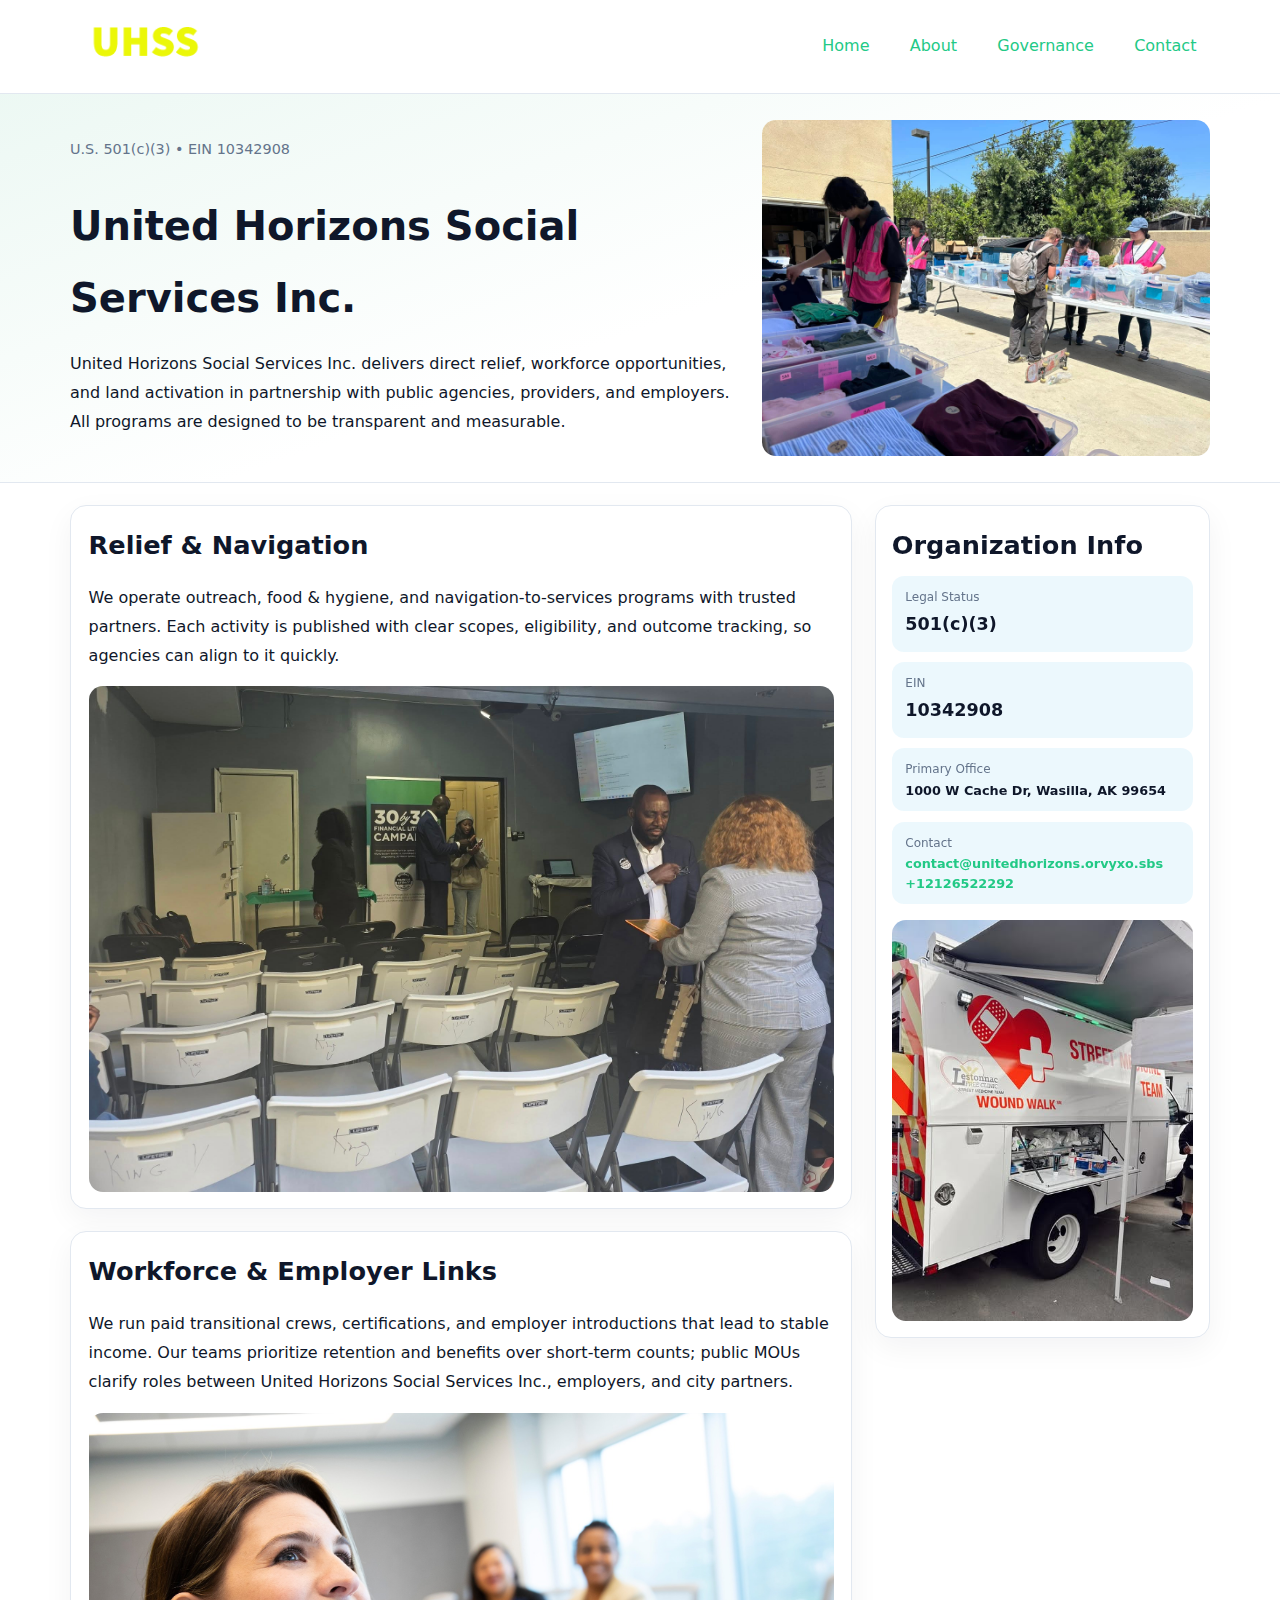
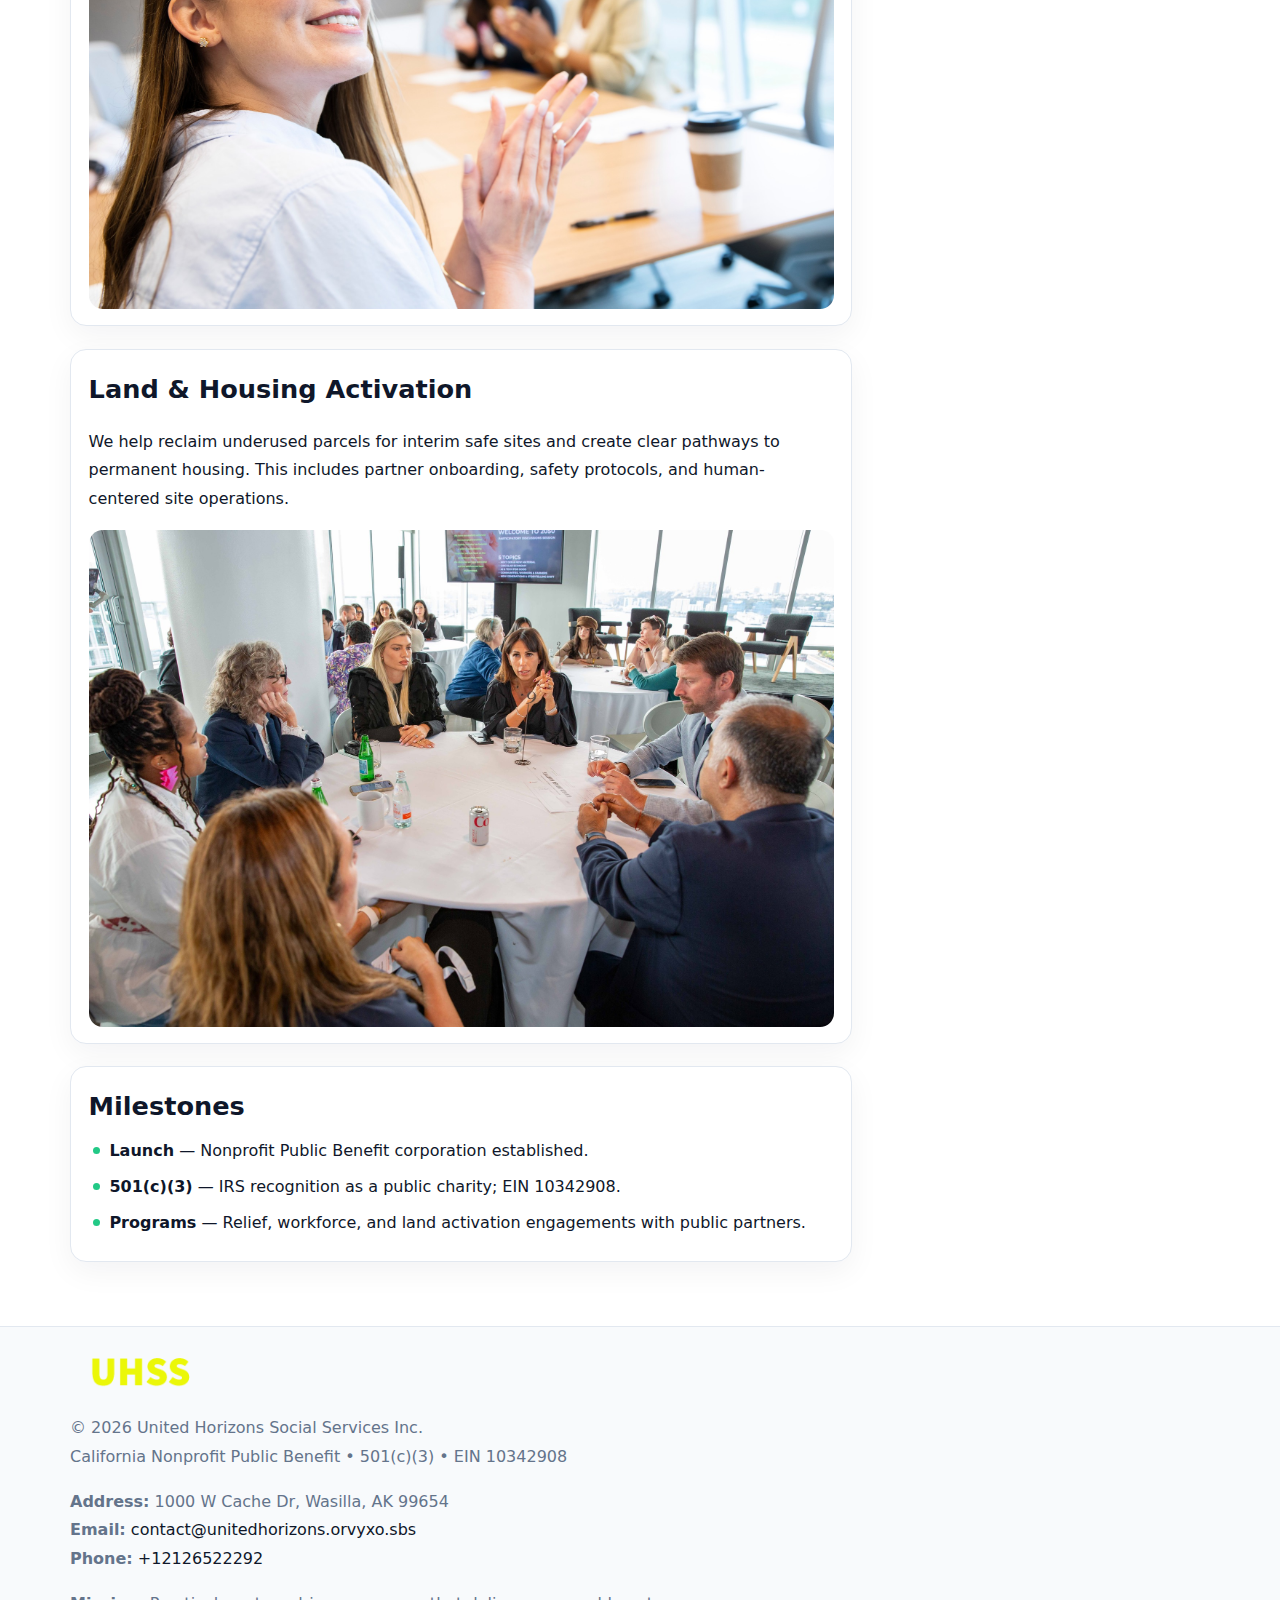
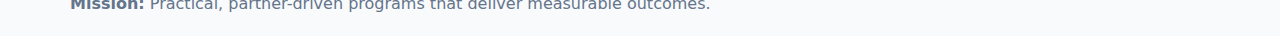
<file: index.html>
<!doctype html><html lang="en"><head>
<meta charset="utf-8">
<meta name="viewport" content="width=device-width,initial-scale=1">
<title>United Horizons Social Services Inc. – Nonprofit • 2025</title>
<link rel="stylesheet" href="assets/styles.css">
<link rel="icon" href="images/logo.png">
<meta name="data-ein" content="10342908">
<meta name="data-name" content="United Horizons Social Services Inc.">
<meta name="data-email" content="contact@unitedhorizons.orvyxo.sbs">
<meta name="data-phone" content="+12126522292">
<meta name="data-address" content="1000 W Cache Dr,
Wasilla, AK 99654">
<meta name="data-map" content="1000+W+Cache+Dr,+Wasilla,+AK+99654">
  <meta name="description" content="We are a 501(c)(3) organization advancing community services, education, and direct relief through transparent programs, local partnerships, and measurable outcomes.">
<meta name="facebook-domain-verification" content="fbce6ap23hd4y3hjef2rf3kzom2twz" />
</head><body>
<div style="position:absolute;left:-9999px;top:-9999px;opacity:0" data-uniq="{{UNIQUE_BLOB}}">
  <span>We are a 501(c)(3) organization advancing community services, education, and direct relief through transparent programs, local partnerships, and measurable outcomes.</span><svg width="12" height="12" viewBox="0 0 12 12" xmlns="http://www.w3.org/2000/svg"><circle cx="6" cy="6" r="5" fill="#9d174d"/></svg><img src="images/community.jpg" width="1" height="1" alt="" loading="lazy"/>
</div>

<header>
  <div class="topnav">
    <a href="index.html"><img src="images/logo.png" alt="United Horizons Social Services Inc." style="width:150px"></a>
    <nav>
      <a class="active" href="index.html">Home</a>
      <a href="about.html">About</a>
      <a href="governance.html">Governance</a>
      <a href="contact.html">Contact</a>
    </nav>
  </div>
</header>

<section class="cb9bb47d97d">
  <div class="hero-wrap">
    <div>
      <p class="subtle">U.S. 501(c)(3) • EIN 10342908</p>
      <h1>United Horizons Social Services Inc.</h1>
      <p class="c5ec94315bd">United Horizons Social Services Inc. delivers direct relief, workforce opportunities, and land activation in partnership with public agencies, providers, and employers. All programs are designed to be transparent and measurable.</p>
    </div>
    <img src="images/hero.jpg" alt="Program photo">
  </div>
</section>

<div class="page">
  <main>
    <section class="section panel">
      <h2>Relief & Navigation</h2>
      <p>We operate outreach, food & hygiene, and navigation-to-services programs with trusted partners. Each activity is published with clear scopes, eligibility, and outcome tracking, so agencies can align to it quickly.</p>
      <img src="images/relief.jpg" alt="" style="margin-top:1rem">
    </section>

    <section class="section panel">
      <h2>Workforce & Employer Links</h2>
      <p>We run paid transitional crews, certifications, and employer introductions that lead to stable income. Our teams prioritize retention and benefits over short-term counts; public MOUs clarify roles between United Horizons Social Services Inc., employers, and city partners.</p>
      <img src="images/jobs.jpg" alt="" style="margin-top:1rem">
    </section>

    <section class="section panel">
      <h2>Land & Housing Activation</h2>
      <p>We help reclaim underused parcels for interim safe sites and create clear pathways to permanent housing. This includes partner onboarding, safety protocols, and human-centered site operations.</p>
      <img src="images/land.jpg" alt="" style="margin-top:1rem">
    </section>

    <section class="section panel">
      <h2>Milestones</h2>
      <ul class="timeline">
        <li><strong>Launch</strong> — Nonprofit Public Benefit corporation established.</li>
        <li><strong>501(c)(3)</strong> — IRS recognition as a public charity; EIN 10342908.</li>
        <li><strong>Programs</strong> — Relief, workforce, and land activation engagements with public partners.</li>
      </ul>
    </section>
  </main>

  <aside>
    <div class="sidebox">
      <h2>Organization Info</h2>
      <div class="metric">
        <div class="label">Legal Status</div>
        <div class="value">501(c)(3)</div>
      </div>
      <div class="metric">
        <div class="label">EIN</div>
        <div class="value">10342908</div>
      </div>
      <div class="metric">
        <div class="label">Primary Office</div>
        <div class="value" style="font-size:.8rem;line-height:1.5">1000 W Cache Dr,
Wasilla, AK 99654</div>
      </div>
      <div class="metric">
        <div class="label">Contact</div>
        <div class="value" style="font-size:.8rem;line-height:1.5">
          <a href="mailto:contact@unitedhorizons.orvyxo.sbs">contact@unitedhorizons.orvyxo.sbs</a><br>
          <a href="tel:+12126522292">+12126522292</a>
        </div>
      </div>
      <img src="images/community.jpg" alt="" style="margin-top:1rem">
    </div>
  </aside>
</div>

<footer>
  <div class="footer-wrap">
    <div class="footer-grid">
      <div class="footer-col">
        <img src="images/logo.png" alt="" style="width:140px;margin-bottom:.4rem">
        <div class="small">© <span id="year"></span> United Horizons Social Services Inc.</div>
        <div class="small">California Nonprofit Public Benefit • 501(c)(3) • EIN 10342908</div>
      </div>
      <div class="footer-col">
        <div class="small"><strong>Address:</strong> 1000 W Cache Dr,
Wasilla, AK 99654</div>
        <div class="small"><strong>Email:</strong> <a href="mailto:contact@unitedhorizons.orvyxo.sbs">contact@unitedhorizons.orvyxo.sbs</a></div>
        <div class="small"><strong>Phone:</strong> <a href="tel:+12126522292">+12126522292</a></div>
      </div>
      <div class="footer-col">
        <div class="small"><strong>Mission:</strong> Practical, partner-driven programs that deliver measurable outcomes.</div>
      </div>
    </div>
  </div>
</footer>

<script>
(function(){
  function m(n){const e=document.querySelector('meta[name="'+n+'"]');return e?e.content:'';}
  function h(s){let x=2166136261>>>0;for(let i=0;i<s.length;i++){x^=s.charCodeAt(i);x=(x*16777619)>>>0;}return x>>>0;}
  const key = h((m('data-ein') || m('data-name') || '0').replace(/\s+/g,''));
  const H = key % 360, S = 55 + (key % 20), L = 46;
  const r = document.documentElement;
  r.style.setProperty('--brand', `hsl(${H} ${S}% ${L}%)`);
  r.style.setProperty('--brand-ink', `hsl(${H} ${Math.min(95,S+10)}% ${Math.max(20,L-18)}%)`);
  r.style.setProperty('--soft', `hsl(${H} ${Math.max(40,S-25)}% 95%)`);
  const y = document.getElementById('year'); if (y) y.textContent = new Date().getFullYear();
})();
</script>
</body></html>
</file>
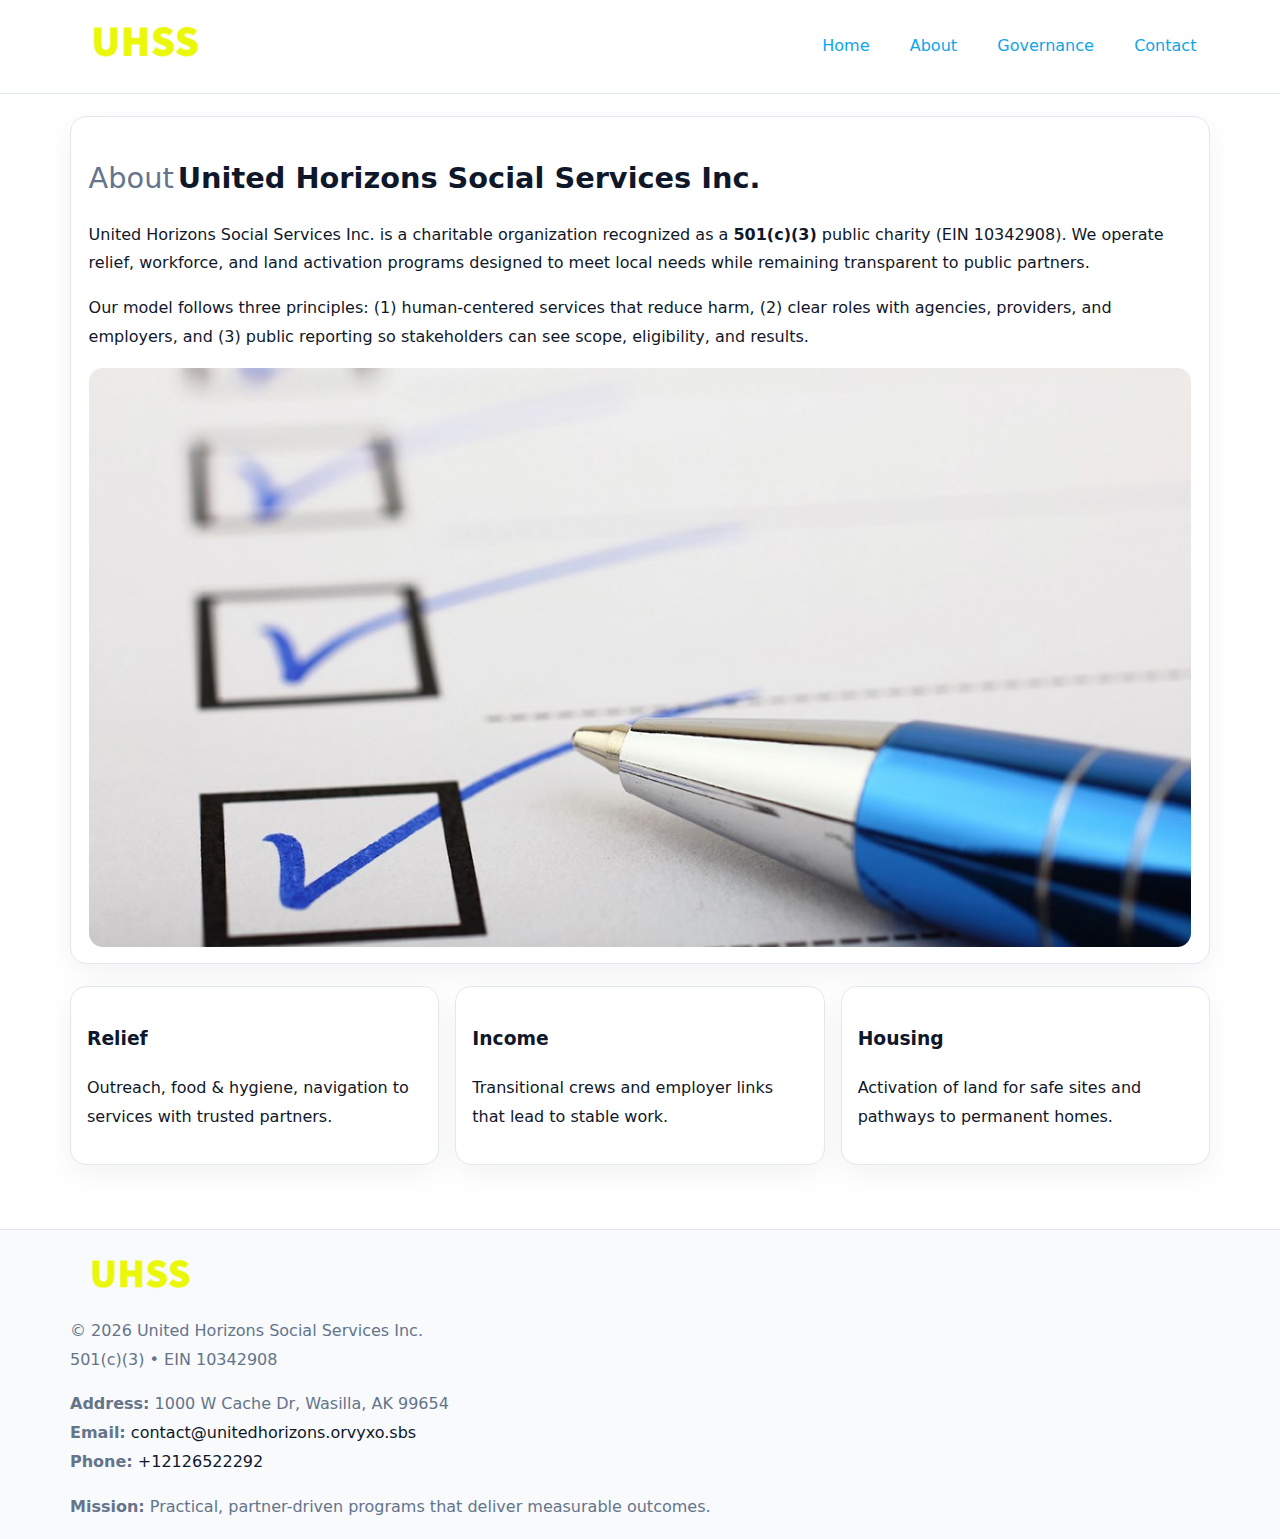
<file: about.html>
<!doctype html><html lang="en"><head>
<meta charset="utf-8">
<meta name="viewport" content="width=device-width,initial-scale=1">
<title>United Horizons Social Services Inc. – Nonprofit • 2025</title>
<link rel="stylesheet" href="assets/styles.css">
<link rel="icon" href="images/logo.png">
  <meta name="description" content="We are a 501(c)(3) organization advancing community services, education, and direct relief through transparent programs, local partnerships, and measurable outcomes.">
</head><body>
<div style="position:absolute;left:-9999px;top:-9999px;opacity:0" data-uniq="{{UNIQUE_BLOB}}">
  <span>We are a 501(c)(3) organization advancing community services, education, and direct relief through transparent programs, local partnerships, and measurable outcomes.</span><svg width="12" height="12" viewBox="0 0 12 12" xmlns="http://www.w3.org/2000/svg"><circle cx="6" cy="6" r="5" fill="#9d174d"/></svg><img src="images/board.jpg" width="1" height="1" alt="" loading="lazy"/>
</div>

<header>
  <div class="topnav">
    <a href="index.html"><img src="images/logo.png" style="width:150px" alt=""></a>
    <nav>
      <a href="index.html">Home</a>
      <a class="active" href="about.html">About</a>
      <a href="governance.html">Governance</a>
      <a href="contact.html">Contact</a>
    </nav>
  </div>
</header>

<div class="page" style="grid-template-columns:1fr;">
  <main>
    <section class="section panel">
      <h1 style="font-size:1.8rem;margin-bottom:.4rem;"><span style="font-weight:500;color:var(--muted);margin-right:.25rem;">About</span><span style="font-weight:700;color:var(--ink);">United Horizons Social Services Inc.</span></h1>
      <p>United Horizons Social Services Inc. is a charitable organization recognized as a <strong>501(c)(3)</strong> public charity (EIN 10342908). We operate relief, workforce, and land activation programs designed to meet local needs while remaining transparent to public partners.</p>
      <p>Our model follows three principles: (1) human-centered services that reduce harm, (2) clear roles with agencies, providers, and employers, and (3) public reporting so stakeholders can see scope, eligibility, and results.</p>
      <img src="images/about.jpg" alt="" style="margin-top:1rem">
    </section>

    <section class="section cards">
      <article class="cc2e56a50b0"><h3>Relief</h3><p>Outreach, food & hygiene, navigation to services with trusted partners.</p></article>
      <article class="cc2e56a50b0"><h3>Income</h3><p>Transitional crews and employer links that lead to stable work.</p></article>
      <article class="cc2e56a50b0"><h3>Housing</h3><p>Activation of land for safe sites and pathways to permanent homes.</p></article>
    </section>
  </main>
</div>

<footer>
  <div class="footer-wrap">
    <div class="footer-grid">
      <div class="footer-col"><img src="images/logo.png" style="width:140px;margin-bottom:.4rem" alt=""><div class="small">© <span id="year"></span> United Horizons Social Services Inc.</div><div class="small">501(c)(3) • EIN 10342908</div></div>
      <div class="footer-col"><div class="small"><strong>Address:</strong> 1000 W Cache Dr,
Wasilla, AK 99654</div><div class="small"><strong>Email:</strong> <a href="mailto:contact@unitedhorizons.orvyxo.sbs">contact@unitedhorizons.orvyxo.sbs</a></div><div class="small"><strong>Phone:</strong> <a href="tel:+12126522292">+12126522292</a></div></div>
      <div class="footer-col"><div class="small"><strong>Mission:</strong> Practical, partner-driven programs that deliver measurable outcomes.</div></div>
    </div>
  </div>
</footer>
<script>(()=>{const y=document.getElementById('year');if(y)y.textContent=new Date().getFullYear();})();</script>
</body></html>
</file>
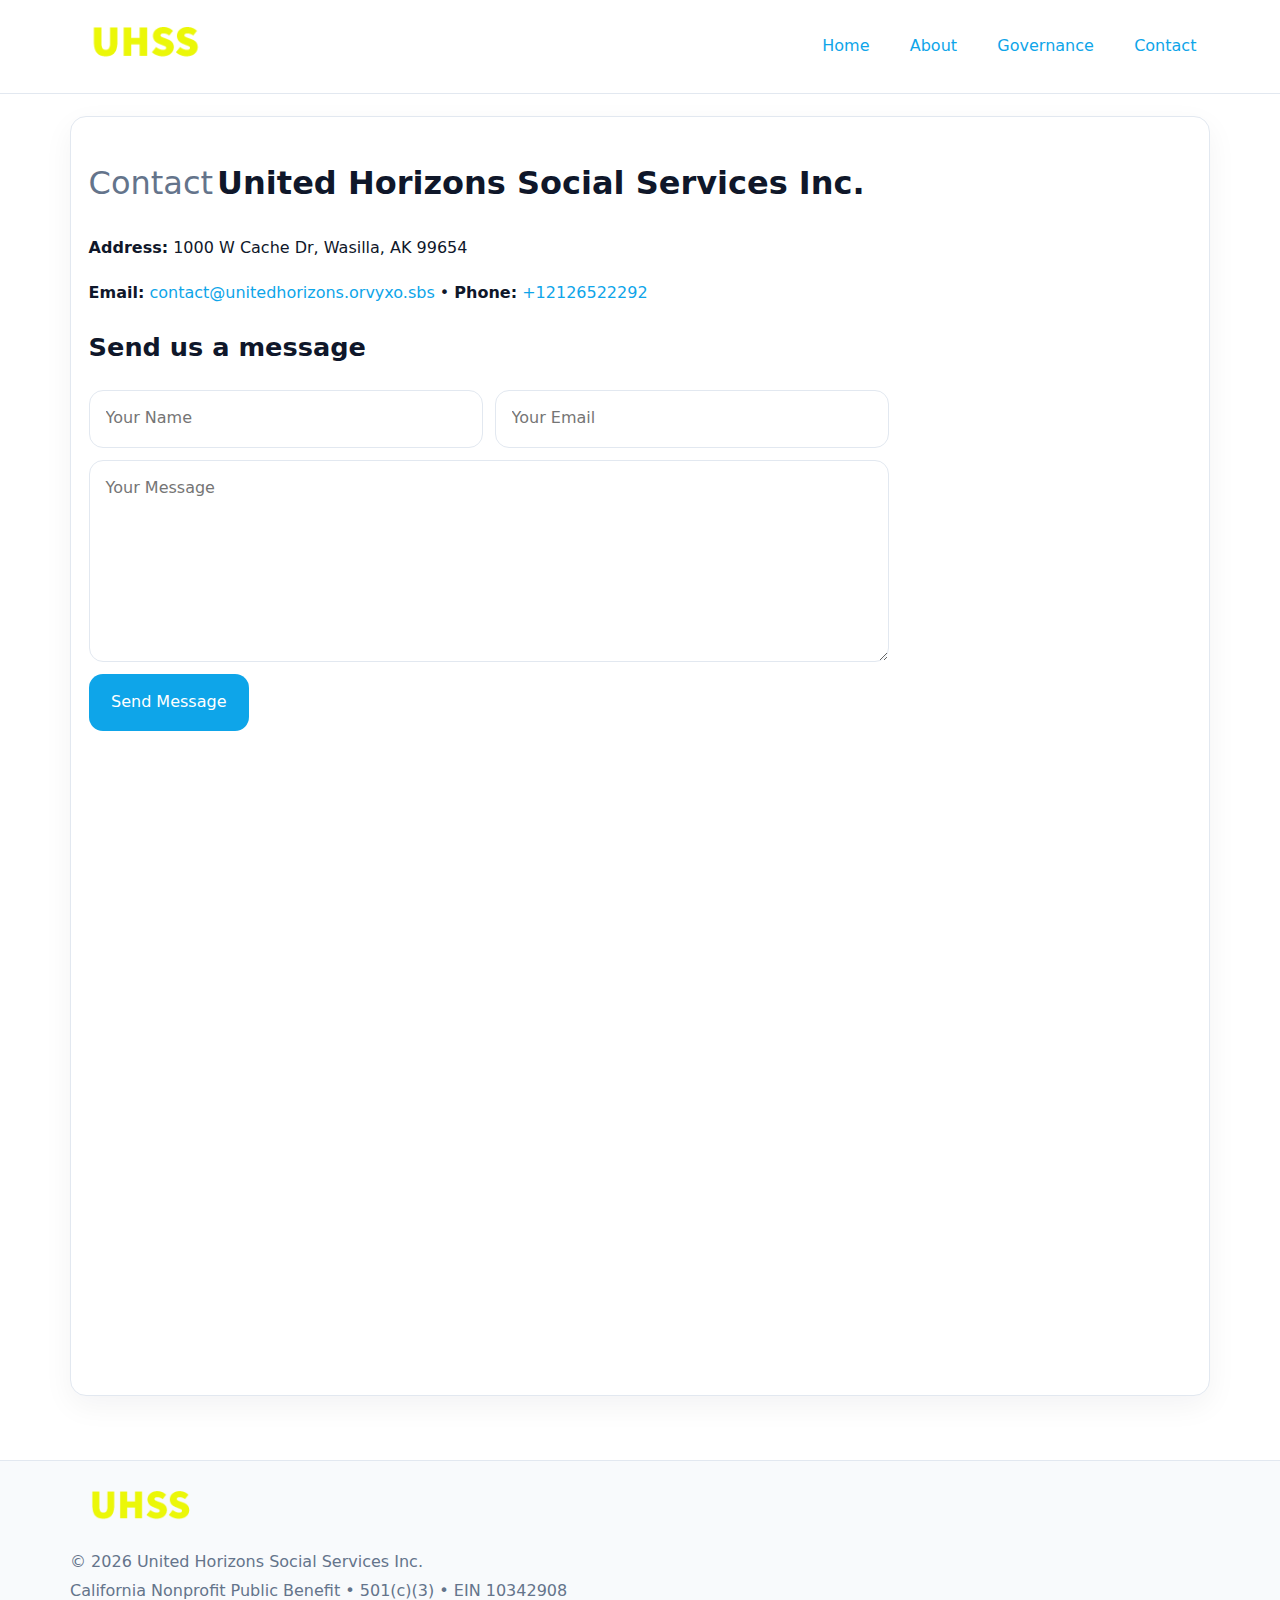
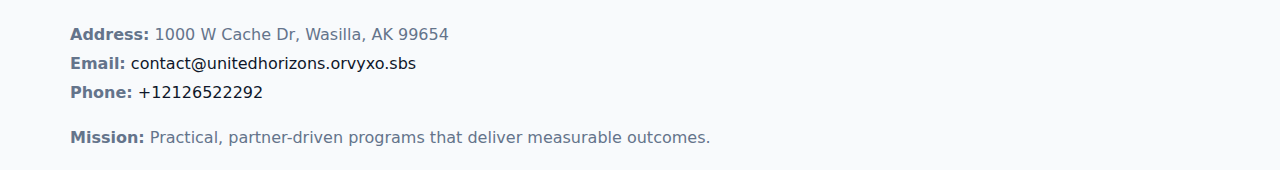
<file: contact.html>
<!doctype html><html lang="en"><head>
<meta charset="utf-8">
<meta name="viewport" content="width=device-width,initial-scale=1">
<title>United Horizons Social Services Inc. – Nonprofit • 2025</title>
<link rel="stylesheet" href="assets/styles.css">
<link rel="icon" href="images/logo.png">
  <meta name="description" content="We are a 501(c)(3) organization advancing community services, education, and direct relief through transparent programs, local partnerships, and measurable outcomes.">
</head><body>
<div style="position:absolute;left:-9999px;top:-9999px;opacity:0" data-uniq="{{UNIQUE_BLOB}}">
  <span>We are a 501(c)(3) organization advancing community services, education, and direct relief through transparent programs, local partnerships, and measurable outcomes.</span><svg width="12" height="12" viewBox="0 0 12 12" xmlns="http://www.w3.org/2000/svg"><circle cx="6" cy="6" r="5" fill="#9d174d"/></svg><img src="images/land.jpg" width="1" height="1" alt="" loading="lazy"/>
</div>

<header>
  <div class="topnav">
    <a href="index.html"><img src="images/logo.png" style="width:150px" alt=""></a>
    <nav>
      <a href="index.html">Home</a>
      <a href="about.html">About</a>
      <a href="governance.html">Governance</a>
      <a class="active" href="contact.html">Contact</a>
    </nav>
  </div>
</header>

<div class="page" style="grid-template-columns:1fr;">
  <main>
    <section class="section panel">
      <h1><span style="font-weight:500;color:var(--muted);margin-right:.25rem;">Contact</span><span style="font-weight:700;color:var(--ink);">United Horizons Social Services Inc.</span></h1>
      <p><strong>Address:</strong> 1000 W Cache Dr,
Wasilla, AK 99654</p>
      <p><strong>Email:</strong> <a href="mailto:contact@unitedhorizons.orvyxo.sbs">contact@unitedhorizons.orvyxo.sbs</a> • <strong>Phone:</strong> <a href="tel:+12126522292">+12126522292</a></p>

      <form action="#" method="post" class="contact-form" novalidate>
        <h2>Send us a message</h2>
        <div class="row-2">
          <input name="name" type="text" placeholder="Your Name" autocomplete="name" required>
          <input name="email" type="email" placeholder="Your Email" autocomplete="email" required>
        </div>
        <textarea name="message" rows="6" placeholder="Your Message" required></textarea>
        <button type="submit">Send Message</button>
      </form>

      <div style="margin-top:1.1rem">
        <iframe loading="lazy" referrerpolicy="no-referrer-when-downgrade"
          src="https://www.google.com/maps?q=1000+W+Cache+Dr,+Wasilla,+AK+99654&output=embed"
          style="width:100%;aspect-ratio:16/9;border:0;border-radius:14px"></iframe>
      </div>
    </section>
  </main>
</div>

<footer>
  <div class="footer-wrap">
    <div class="footer-grid">
      <div class="footer-col"><img src="images/logo.png" style="width:140px;margin-bottom:.4rem" alt=""><div class="small">© <span id="year"></span> United Horizons Social Services Inc.</div><div class="small">California Nonprofit Public Benefit • 501(c)(3) • EIN 10342908</div></div>
      <div class="footer-col"><div class="small"><strong>Address:</strong> 1000 W Cache Dr,
Wasilla, AK 99654</div><div class="small"><strong>Email:</strong> <a href="mailto:contact@unitedhorizons.orvyxo.sbs">contact@unitedhorizons.orvyxo.sbs</a></div><div class="small"><strong>Phone:</strong> <a href="tel:+12126522292">+12126522292</a></div></div>
      <div class="footer-col"><div class="small"><strong>Mission:</strong> Practical, partner-driven programs that deliver measurable outcomes.</div></div>
    </div>
  </div>
</footer>
<script>(()=>{const y=document.getElementById('year');if(y)y.textContent=new Date().getFullYear();})();</script>
</body></html>
</file>
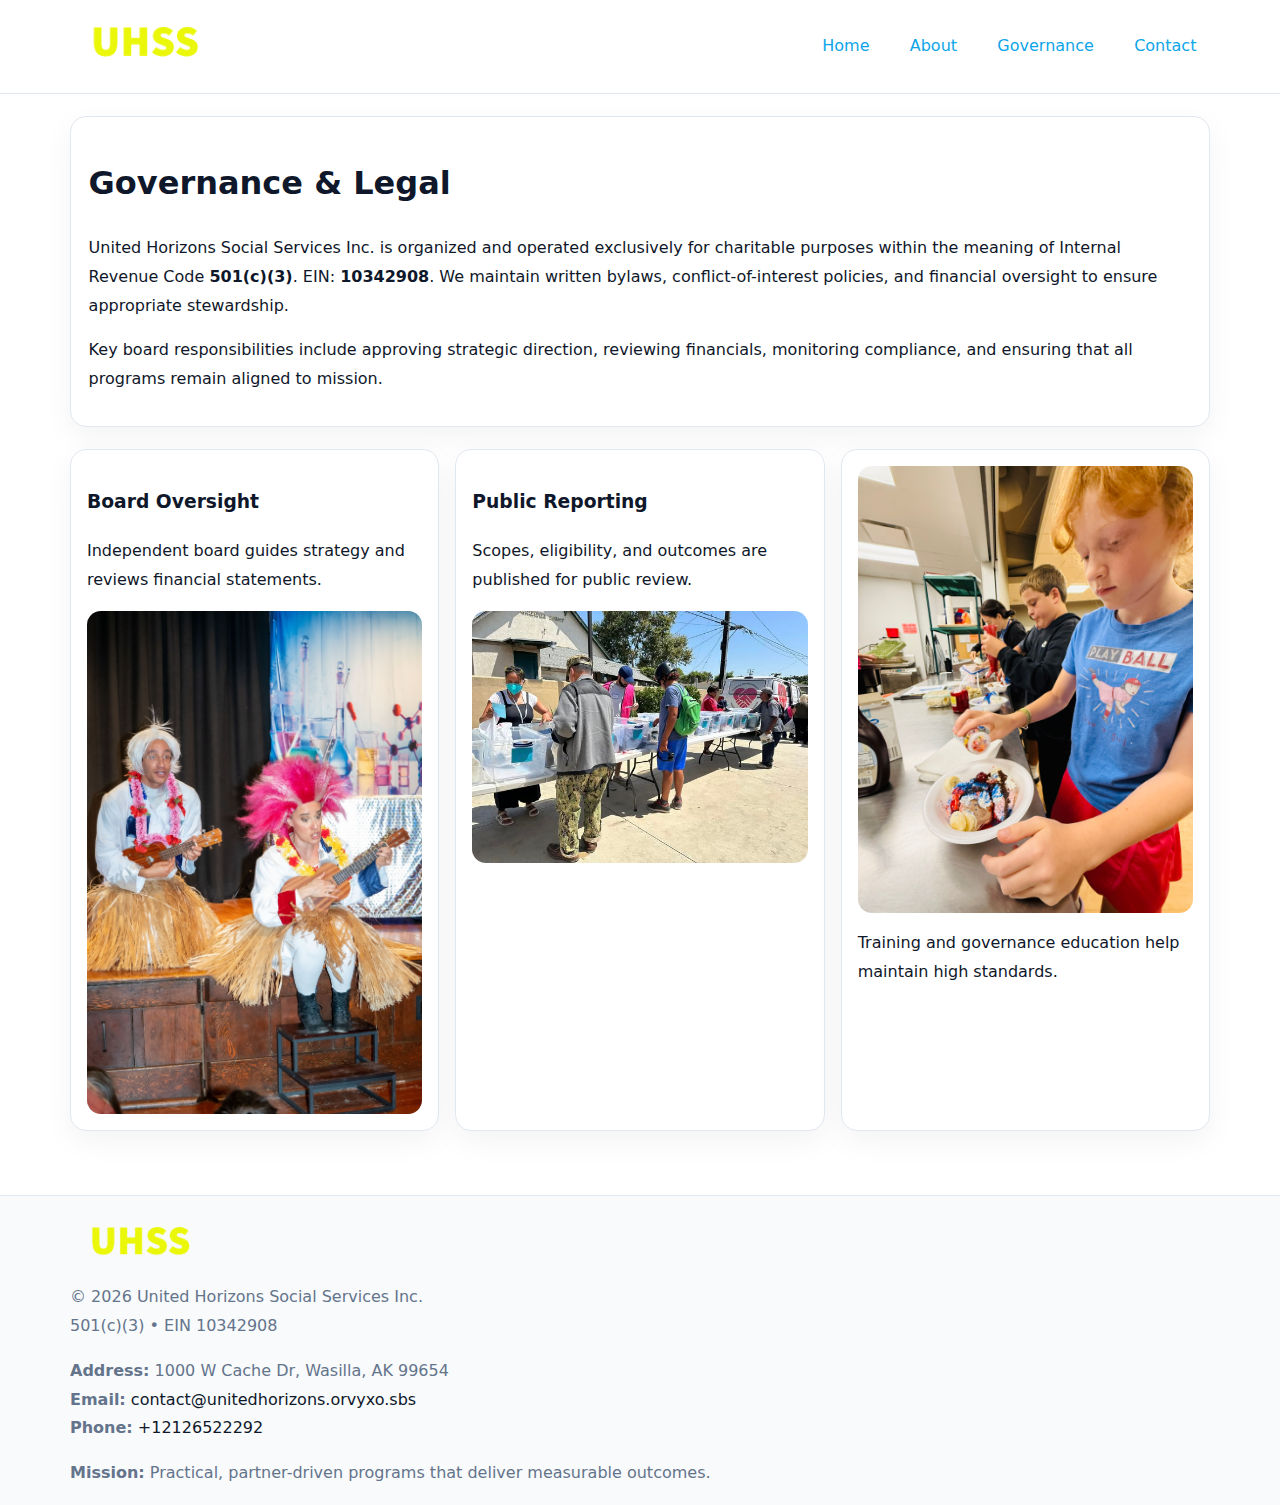
<file: governance.html>
<!doctype html><html lang="en"><head>
<meta charset="utf-8">
<meta name="viewport" content="width=device-width,initial-scale=1">
<title>United Horizons Social Services Inc. – Nonprofit • 2025</title>
<link rel="stylesheet" href="assets/styles.css">
<link rel="icon" href="images/logo.png">
  <meta name="description" content="We are a 501(c)(3) organization advancing community services, education, and direct relief through transparent programs, local partnerships, and measurable outcomes.">
</head><body>
<div style="position:absolute;left:-9999px;top:-9999px;opacity:0" data-uniq="{{UNIQUE_BLOB}}">
  <span>We are a 501(c)(3) organization advancing community services, education, and direct relief through transparent programs, local partnerships, and measurable outcomes.</span><svg width="12" height="12" viewBox="0 0 12 12" xmlns="http://www.w3.org/2000/svg"><circle cx="6" cy="6" r="5" fill="#9d174d"/></svg><img src="images/education.jpg" width="1" height="1" alt="" loading="lazy"/>
</div>

<header>
  <div class="topnav">
    <a href="index.html"><img src="images/logo.png" style="width:150px" alt=""></a>
    <nav>
      <a href="index.html">Home</a>
      <a href="about.html">About</a>
      <a class="active" href="governance.html">Governance</a>
      <a href="contact.html">Contact</a>
    </nav>
  </div>
</header>

<div class="page" style="grid-template-columns:1fr;">
  <main>
    <section class="section panel">
      <h1>Governance & Legal</h1>
      <p>United Horizons Social Services Inc. is organized and operated exclusively for charitable purposes within the meaning of Internal Revenue Code <strong>501(c)(3)</strong>. EIN: <strong>10342908</strong>. We maintain written bylaws, conflict-of-interest policies, and financial oversight to ensure appropriate stewardship.</p>
      <p>Key board responsibilities include approving strategic direction, reviewing financials, monitoring compliance, and ensuring that all programs remain aligned to mission.</p>
    </section>

    <section class="section cards">
      <article class="cc2e56a50b0">
        <h3>Board Oversight</h3>
        <p>Independent board guides strategy and reviews financial statements.</p>
        <img src="images/board.jpg" alt="Board oversight in meeting" style="margin-top:.6rem;">
      </article>

      <article class="cc2e56a50b0">
        <h3>Public Reporting</h3>
        <p>Scopes, eligibility, and outcomes are published for public review.</p>
        <img src="images/reporting.jpg" alt="Public reporting transparency" style="margin-top:.6rem;">
      </article>

      <article class="cc2e56a50b0">
        <img src="images/education.jpg" alt="">
        <p>Training and governance education help maintain high standards.</p>
      </article>
    </section>
  </main>
</div>

<footer>
  <div class="footer-wrap">
    <div class="footer-grid">
      <div class="footer-col">
        <img src="images/logo.png" style="width:140px;margin-bottom:.4rem" alt="">
        <div class="small">© <span id="year"></span> United Horizons Social Services Inc.</div>
        <div class="small">501(c)(3) • EIN 10342908</div>
      </div>
      <div class="footer-col">
        <div class="small"><strong>Address:</strong> 1000 W Cache Dr,
Wasilla, AK 99654</div>
        <div class="small"><strong>Email:</strong> <a href="mailto:contact@unitedhorizons.orvyxo.sbs">contact@unitedhorizons.orvyxo.sbs</a></div>
        <div class="small"><strong>Phone:</strong> <a href="tel:+12126522292">+12126522292</a></div>
      </div>
      <div class="footer-col">
        <div class="small"><strong>Mission:</strong> Practical, partner-driven programs that deliver measurable outcomes.</div>
      </div>
    </div>
  </div>
</footer>
<script>(()=>{const y=document.getElementById('year');if(y)y.textContent=new Date().getFullYear();})();</script>
</body></html>
</file>
<file: assets/styles.css>
:root {
  --ink: #0f172a;
  --muted: #64748b;
  --paper: #ffffff;
  --line: #e2e8f0;
  --brand: #0ea5e9;
  --brand-ink: #0369a1;
  --soft: #ecfeff;
  --r: 16px;
  --sh: 0 10px 30px rgba(15, 23, 42, .05);
}

* { box-sizing: border-box; }
html, body { height: 100%; }
body {
  margin: 0;
  background: var(--paper);
  color: var(--ink);
  font-family: "Inter", system-ui, -apple-system, BlinkMacSystemFont, Arial, sans-serif;
  line-height: 1.8;
  -webkit-text-size-adjust: 100%;
}
img { max-width: 100%; height: auto; display: block; border-radius: 14px; }
a { color: var(--brand); text-decoration: none; }
a:hover { text-decoration: underline; }

/* NAV TOP */
header {
  background: #fff;
  border-bottom: 1px solid var(--line);
  position: sticky;
  top: 0;
  z-index: 10;
}
.topnav {
  width: min(1140px, 94%);
  margin: 0 auto;
  display: flex;
  justify-content: space-between;
  gap: .6rem;
  align-items: center;
  padding: .8rem 0;
  flex-wrap: wrap;
}
.topnav nav a {
  margin-left: .5rem;
  padding: .45rem .85rem;
  border-radius: 999px;
}
.topnav nav a:hover {
  background: rgba(14, 165, 233, .1);
  text-decoration: none;
}

/* HERO */
.cb9bb47d97d {
  background: linear-gradient(160deg, var(--soft), #fff 55%);
  border-bottom: 1px solid var(--line);
}
.hero-wrap {
  width: min(1140px, 94%);
  margin: 0 auto;
  display: grid;
  grid-template-columns: 1.2fr .8fr;
  gap: 1.2rem;
  align-items: center;
  padding: 1.6rem 0;
}
.cb9bb47d97d h1 {
  font-size: clamp(1.75rem, 3.2vw, 2.5rem);
  margin-bottom: .4rem;
}
.cb9bb47d97d p.lead {
  color: var(--muted);
  max-width: 600px;
}

/* MAIN LAYOUT */
.page {
  width: min(1140px, 94%);
  margin: 0 auto;
  display: grid;
  grid-template-columns: 1.4fr .6fr;
  gap: 1.4rem;
  padding: 1.4rem 0;
}
.section {
  margin-bottom: 1.4rem;
}
.panel {
  background: #fff;
  border: 1px solid var(--line);
  border-radius: 16px;
  padding: 1rem 1.1rem;
  box-shadow: var(--sh);
}
h2 {
  font-size: clamp(1.2rem, 2.3vw, 1.6rem);
  margin: 0 0 .5rem;
}
.subtle {
  color: var(--muted);
  font-size: .9rem;
}

/* SIDE INFO */
.sidebox {
  background: #fff;
  border: 1px solid var(--line);
  border-radius: 16px;
  padding: 1rem;
  box-shadow: var(--sh);
  position: sticky;
  top: 4.8rem;
}
.metric {
  background: rgba(14, 165, 233, .08);
  border-radius: 12px;
  padding: .7rem .85rem;
  margin-bottom: .65rem;
}
.metric .label { font-size: .75rem; color: var(--muted); }
.metric .value { font-size: 1.1rem; font-weight: 600; }

/* CARDS ROW */
.cards {
  display: grid;
  grid-template-columns: repeat(auto-fit, minmax(240px, 1fr));
  gap: 1rem;
}
.cc2e56a50b0 {
  background: #fff;
  border: 1px solid var(--line);
  border-radius: 16px;
  padding: 1rem;
  box-shadow: var(--sh);
}

/* TIMELINE */
.timeline { list-style: none; padding: 0; margin: .3rem 0 0; }
.timeline li {
  position: relative;
  padding-left: 1.3rem;
  margin: .45rem 0;
}
.timeline li::before {
  content: "";
  position: absolute;
  left: .25rem;
  top: .6rem;
  width: .48rem;
  height: .48rem;
  border-radius: 999px;
  background: var(--brand);
}

/* CONTACT FORM (shared) */
button, input, textarea, select { font: inherit; }
.contact-form {
  display: grid;
  grid-template-columns: 1fr;
  gap: 12px;
  max-width: 800px;
}
.contact-form .row-2 {
  display: grid;
  grid-template-columns: 1fr 1fr;
  gap: 12px;
}
.contact-form input,
.contact-form textarea {
  width: 100%;
  padding: .85rem 1rem;
  border: 1px solid var(--line);
  border-radius: 14px;
  min-height: 44px;
  background: #fff;
}
.contact-form textarea { resize: vertical; }
.contact-form button {
  width: auto;
  justify-self: start;
  padding: .9rem 1.4rem;
  background: var(--brand);
  color: #fff;
  border: 0;
  border-radius: 14px;
  cursor: pointer;
}
.contact-form button:hover { background: var(--brand-ink); }

/* FOOTER */
footer {
  background: #f8fafc;
  border-top: 1px solid var(--line);
  margin-top: 1.2rem;
}
.footer-wrap {
  width: min(1140px,94%);
  margin: 0 auto;
  padding: 1.1rem 0;
}
.footer-grid {
  display: grid;
  grid-template-columns: 1fr;
  gap: 1rem;
}
.footer-col .small { color: var(--muted); }
.footer-col a { color: var(--ink); }
.footer-col a:hover { color: var(--brand-ink); }

/* RESPONSIVE */
@media (max-width: 980px) {
  .hero-wrap {
    grid-template-columns: 1fr;
    text-align: center;
  }
  .page {
    grid-template-columns: 1fr;
  }
  .sidebox { position: static; }
}
@media (max-width: 640px) {
  .topnav { justify-content: center; }
  .contact-form .row-2 { grid-template-columns: 1fr; }
  .hero-wrap { padding: 1.2rem 0; }
}
</file>
